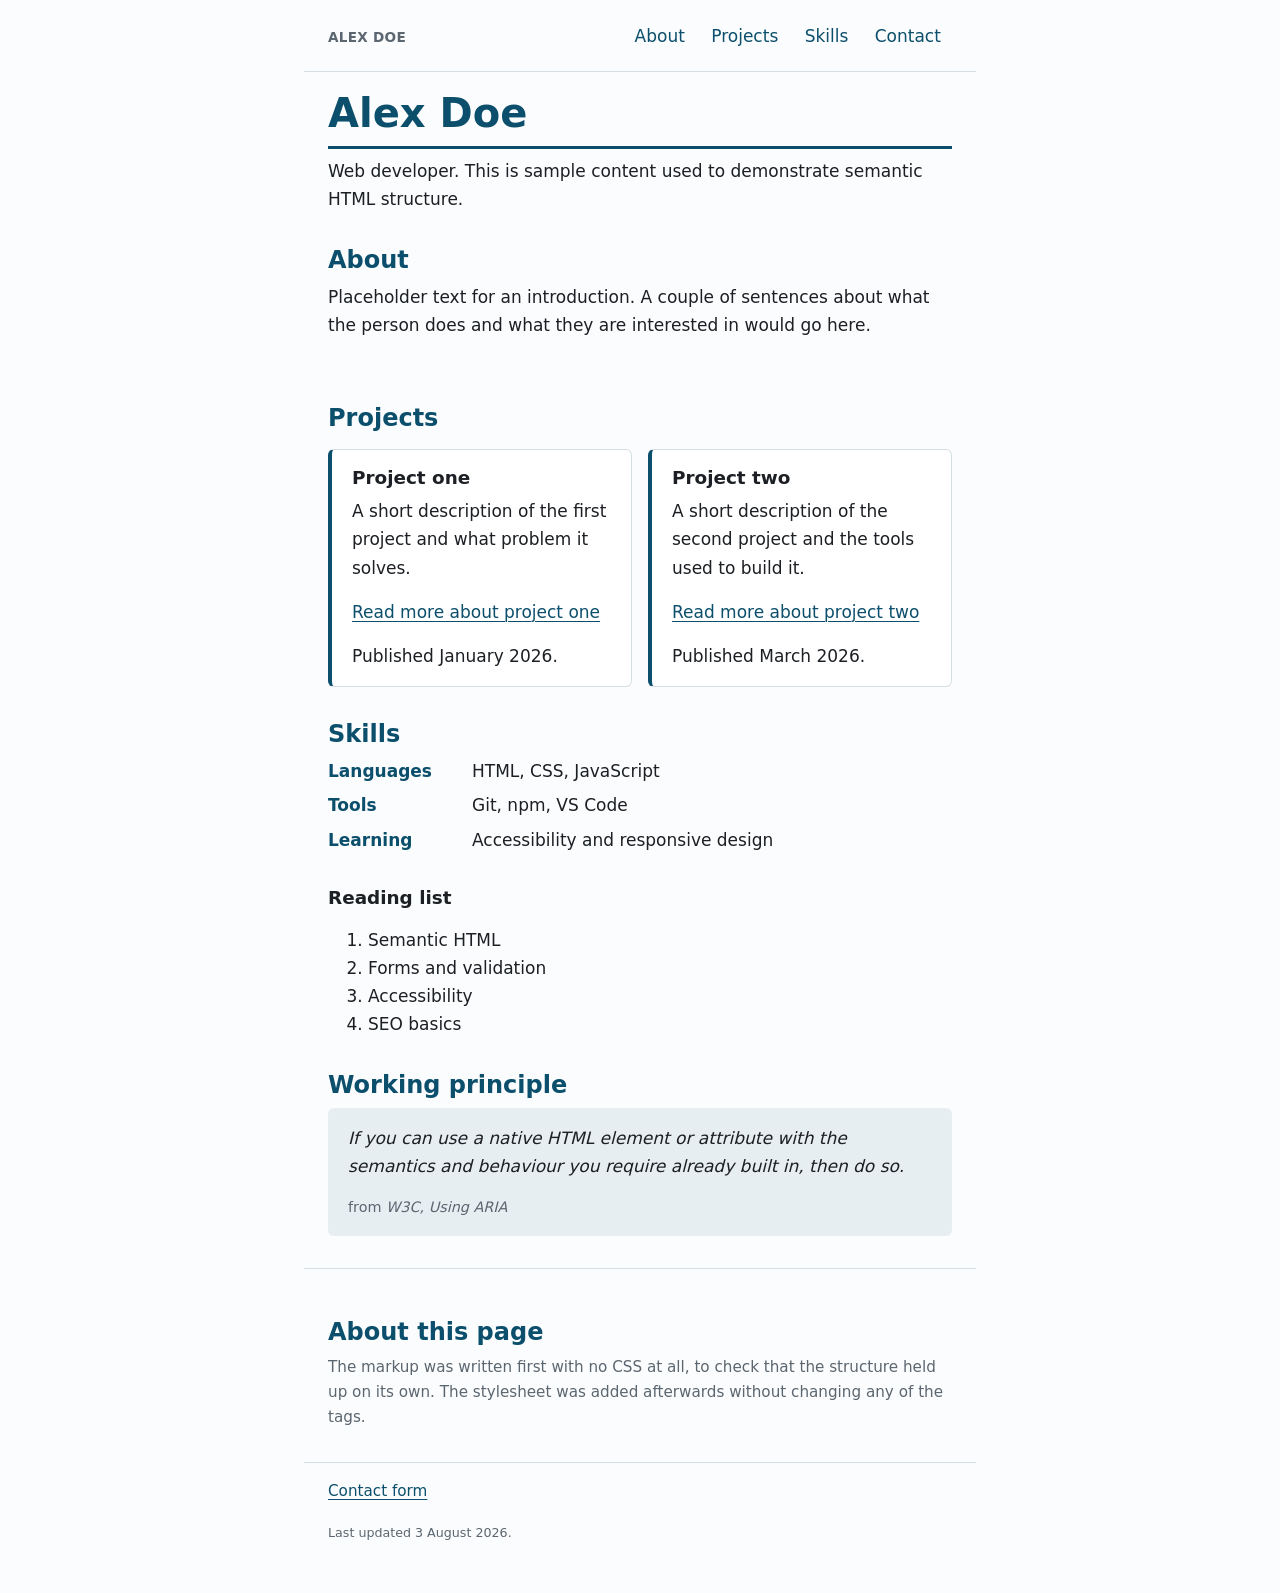
<file: 02-html/project-devcard/index.html>
<!doctype html>
<html lang="en">
<head>
  <meta charset="utf-8">
  <meta name="viewport" content="width=device-width, initial-scale=1">

  <title>Profile page</title>
  <meta name="description"
        content="A sample profile page built with semantic HTML only, no CSS and no JavaScript.">
  <link rel="canonical" href="https://example.com/">
  <link rel="stylesheet" href="style.css">

  <!-- Controls the preview card when the link is shared. -->
  <meta property="og:type" content="profile">
  <meta property="og:title" content="Profile page">
  <meta property="og:description" content="A sample profile page built with semantic HTML.">
  <meta property="og:url" content="https://example.com/">

  <!-- Structured data: tells search engines the page describes a person. -->
  <script type="application/ld+json">
  {
    "@context": "https://schema.org",
    "@type": "Person",
    "name": "Alex Doe",
    "jobTitle": "Web Developer",
    "url": "https://example.com/",
    "knowsAbout": ["HTML", "CSS", "JavaScript"]
  }
  </script>
</head>

<body>
  <!-- First focusable element on the page, so keyboard users can jump the nav. -->
  <a href="#main">Skip to main content</a>

  <header>
    <p><strong>Alex Doe</strong></p>

    <nav aria-label="Primary">
      <ul>
        <li><a href="#about">About</a></li>
        <li><a href="#projects">Projects</a></li>
        <li><a href="#skills">Skills</a></li>
        <li><a href="contact.html">Contact</a></li>
      </ul>
    </nav>
  </header>

  <!-- Only one <main> is allowed per page. -->
  <main id="main">
    <h1>Alex Doe</h1>
    <p>Web developer. This is sample content used to demonstrate semantic HTML
      structure.</p>

    <!-- Each section is named by its own heading, so it shows up as a labelled
         region that a screen reader can jump to. -->
    <section id="about" aria-labelledby="about-heading">
      <h2 id="about-heading">About</h2>
      <p>Placeholder text for an introduction. A couple of sentences about what
        the person does and what they are interested in would go here.</p>
    </section>

    <section id="projects" aria-labelledby="projects-heading">
      <h2 id="projects-heading">Projects</h2>

      <!-- <article> because each project stands on its own. -->
      <article aria-labelledby="p-one">
        <h3 id="p-one">Project one</h3>
        <p>A short description of the first project and what problem it solves.</p>
        <p><a href="https://example.com/project-one">Read more about project one</a></p>
        <p>Published <time datetime="2026-01">January 2026</time>.</p>
      </article>

      <article aria-labelledby="p-two">
        <h3 id="p-two">Project two</h3>
        <p>A short description of the second project and the tools used to build it.</p>
        <p><a href="https://example.com/project-two">Read more about project two</a></p>
        <p>Published <time datetime="2026-03">March 2026</time>.</p>
      </article>
    </section>

    <section id="skills" aria-labelledby="skills-heading">
      <h2 id="skills-heading">Skills</h2>

      <!-- A description list is the right structure for name and value pairs. -->
      <dl>
        <dt>Languages</dt>
        <dd>HTML, CSS, JavaScript</dd>

        <dt>Tools</dt>
        <dd>Git, npm, VS Code</dd>

        <dt>Learning</dt>
        <dd>Accessibility and responsive design</dd>
      </dl>

      <h3>Reading list</h3>
      <ol>
        <li>Semantic HTML</li>
        <li>Forms and validation</li>
        <li>Accessibility</li>
        <li>SEO basics</li>
      </ol>
    </section>

    <section aria-labelledby="quote-heading">
      <h2 id="quote-heading">Working principle</h2>
      <blockquote cite="https://www.w3.org/TR/using-aria/">
        <p>If you can use a native HTML element or attribute with the semantics and
          behaviour you require already built in, then do so.</p>
        <footer>from <cite>W3C, Using ARIA</cite></footer>
      </blockquote>
    </section>
  </main>

  <!-- Content that is related but not part of the main topic. -->
  <aside aria-labelledby="colophon-heading">
    <h2 id="colophon-heading">About this page</h2>
    <p>The markup was written first with no CSS at all, to check that the structure
      held up on its own. The stylesheet was added afterwards without changing any
      of the tags.</p>
  </aside>

  <footer>
    <p><a href="contact.html">Contact form</a></p>
    <p><small>Last updated <time datetime="2026-08-03">3 August 2026</time>.</small></p>
  </footer>
</body>
</html>
</file>
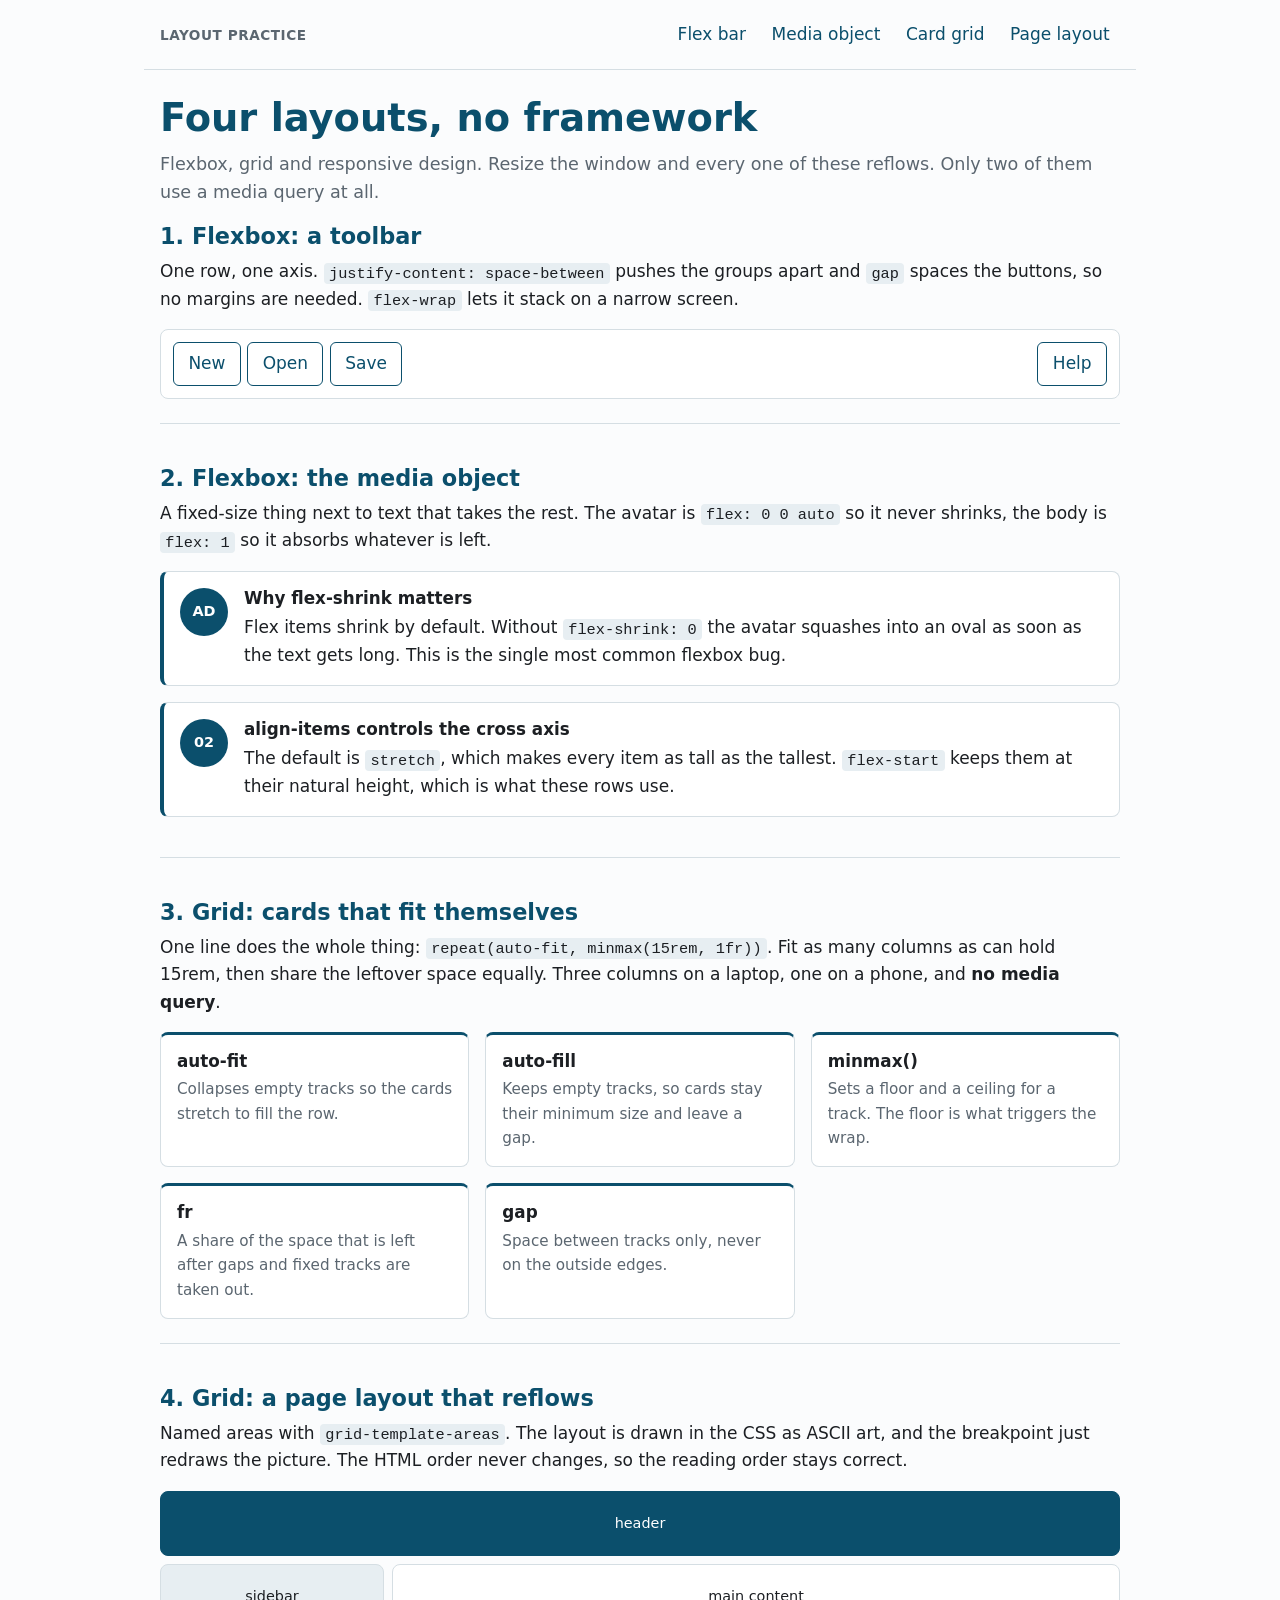
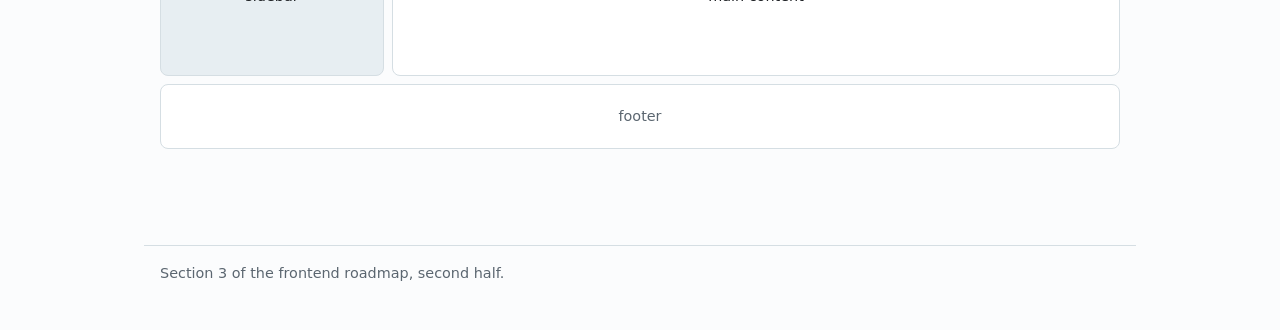
<file: 03-css/layout-practice/index.html>
<!doctype html>
<html lang="en">
<head>
  <meta charset="utf-8">
  <meta name="viewport" content="width=device-width, initial-scale=1">
  <title>Layout practice</title>
  <meta name="description" content="Flexbox, grid and responsive design practice. Four layouts, no framework.">
  <link rel="stylesheet" href="layouts.css">
</head>

<body>
  <a class="skip" href="#main">Skip to main content</a>

  <!-- Demo 1: flexbox for a page header. -->
  <header class="site-header">
    <p class="brand">Layout practice</p>
    <nav aria-label="Primary">
      <ul>
        <li><a href="#flex-bar">Flex bar</a></li>
        <li><a href="#flex-media">Media object</a></li>
        <li><a href="#grid-cards">Card grid</a></li>
        <li><a href="#grid-areas">Page layout</a></li>
      </ul>
    </nav>
  </header>

  <main id="main">
    <h1>Four layouts, no framework</h1>
    <p class="lead">Flexbox, grid and responsive design. Resize the window and
      every one of these reflows. Only two of them use a media query at all.</p>

    <section id="flex-bar" aria-labelledby="flex-bar-h">
      <h2 id="flex-bar-h">1. Flexbox: a toolbar</h2>
      <p>One row, one axis. <code>justify-content: space-between</code> pushes the
        groups apart and <code>gap</code> spaces the buttons, so no margins are
        needed. <code>flex-wrap</code> lets it stack on a narrow screen.</p>

      <div class="toolbar">
        <div class="toolbar-group">
          <button type="button">New</button>
          <button type="button">Open</button>
          <button type="button">Save</button>
        </div>
        <div class="toolbar-group">
          <button type="button">Help</button>
        </div>
      </div>
    </section>

    <section id="flex-media" aria-labelledby="flex-media-h">
      <h2 id="flex-media-h">2. Flexbox: the media object</h2>
      <p>A fixed-size thing next to text that takes the rest. The avatar is
        <code>flex: 0 0 auto</code> so it never shrinks, the body is
        <code>flex: 1</code> so it absorbs whatever is left.</p>

      <div class="media">
        <div class="avatar" aria-hidden="true">AD</div>
        <div class="media-body">
          <h3>Why flex-shrink matters</h3>
          <p>Flex items shrink by default. Without <code>flex-shrink: 0</code> the
            avatar squashes into an oval as soon as the text gets long. This is
            the single most common flexbox bug.</p>
        </div>
      </div>

      <div class="media">
        <div class="avatar" aria-hidden="true">02</div>
        <div class="media-body">
          <h3>align-items controls the cross axis</h3>
          <p>The default is <code>stretch</code>, which makes every item as tall
            as the tallest. <code>flex-start</code> keeps them at their natural
            height, which is what these rows use.</p>
        </div>
      </div>
    </section>

    <section id="grid-cards" aria-labelledby="grid-cards-h">
      <h2 id="grid-cards-h">3. Grid: cards that fit themselves</h2>
      <p>One line does the whole thing:
        <code>repeat(auto-fit, minmax(15rem, 1fr))</code>. Fit as many columns as
        can hold 15rem, then share the leftover space equally. Three columns on a
        laptop, one on a phone, and <strong>no media query</strong>.</p>

      <ul class="card-grid">
        <li class="card">
          <h3>auto-fit</h3>
          <p>Collapses empty tracks so the cards stretch to fill the row.</p>
        </li>
        <li class="card">
          <h3>auto-fill</h3>
          <p>Keeps empty tracks, so cards stay their minimum size and leave a gap.</p>
        </li>
        <li class="card">
          <h3>minmax()</h3>
          <p>Sets a floor and a ceiling for a track. The floor is what triggers
            the wrap.</p>
        </li>
        <li class="card">
          <h3>fr</h3>
          <p>A share of the space that is left after gaps and fixed tracks are
            taken out.</p>
        </li>
        <li class="card">
          <h3>gap</h3>
          <p>Space between tracks only, never on the outside edges.</p>
        </li>
      </ul>
    </section>

    <section id="grid-areas" aria-labelledby="grid-areas-h">
      <h2 id="grid-areas-h">4. Grid: a page layout that reflows</h2>
      <p>Named areas with <code>grid-template-areas</code>. The layout is drawn in
        the CSS as ASCII art, and the breakpoint just redraws the picture. The
        HTML order never changes, so the reading order stays correct.</p>

      <div class="page-demo">
        <div class="pd-head">header</div>
        <div class="pd-side">sidebar</div>
        <div class="pd-main">main content</div>
        <div class="pd-foot">footer</div>
      </div>
    </section>
  </main>

  <footer class="site-footer">
    <p>Section 3 of the frontend roadmap, second half.</p>
  </footer>
</body>
</html>
</file>
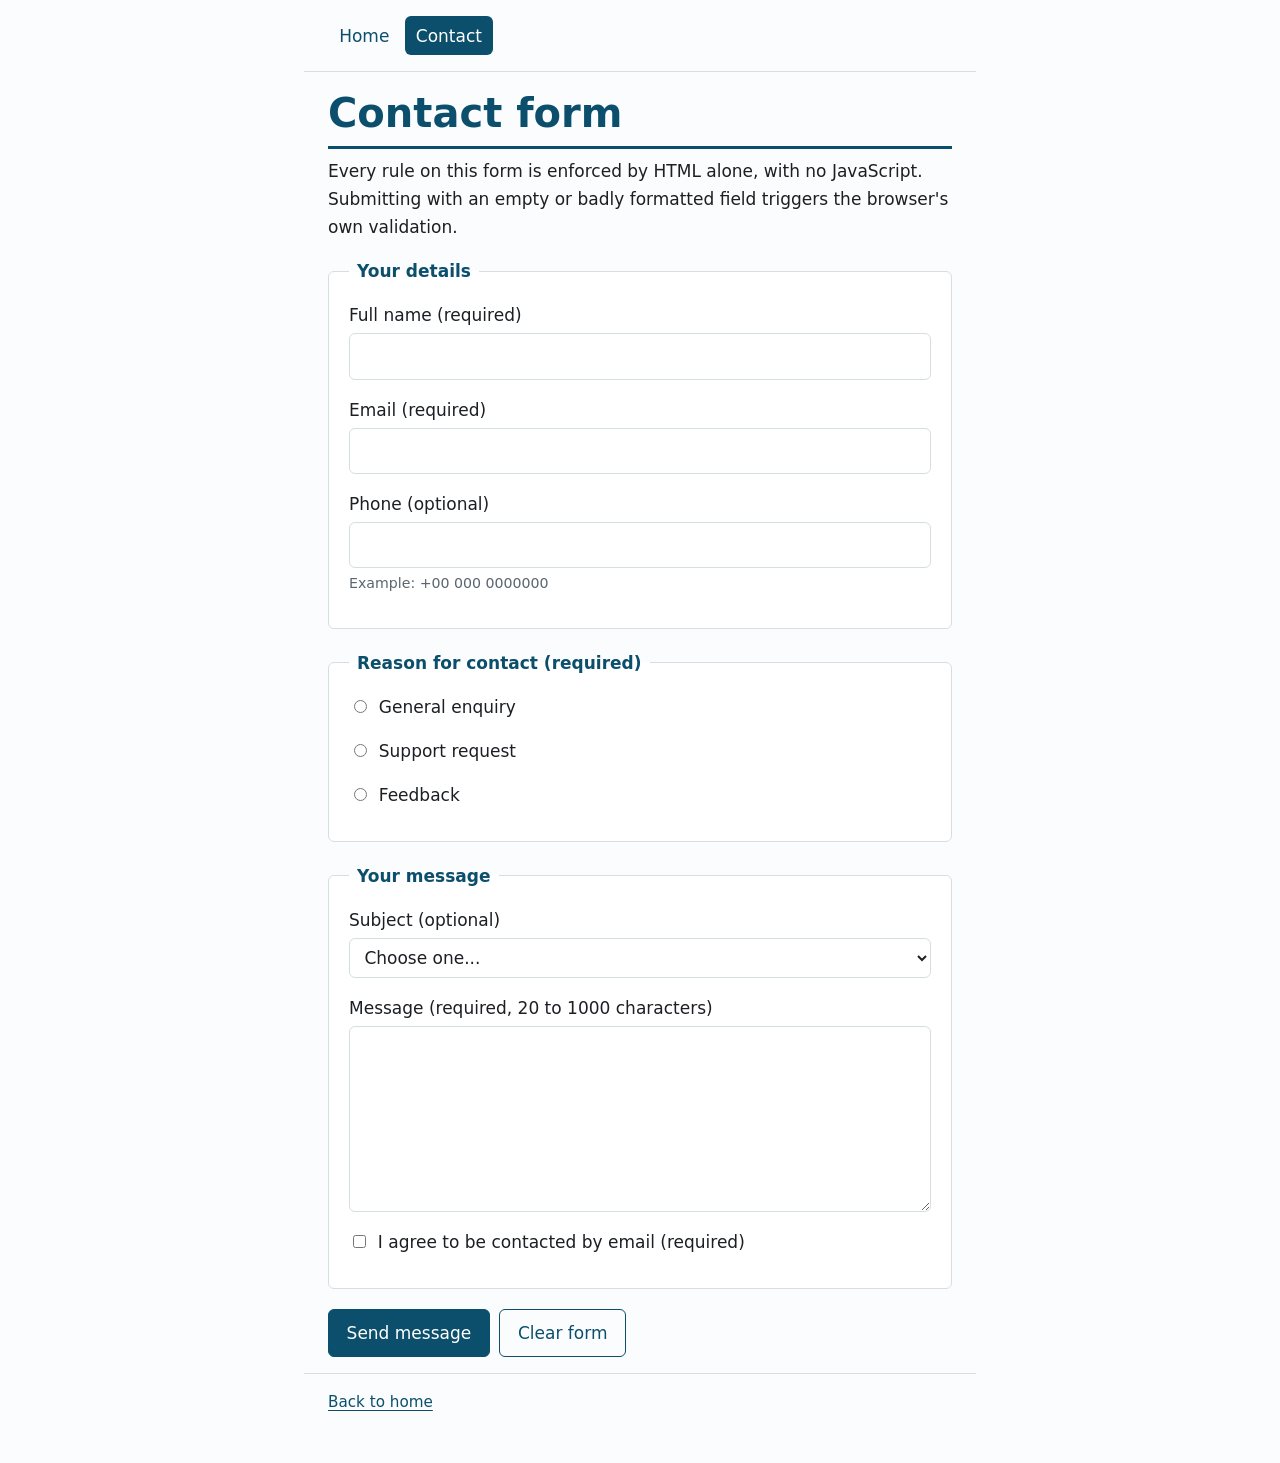
<file: 02-html/project-devcard/contact.html>
<!doctype html>
<html lang="en">
<head>
  <meta charset="utf-8">
  <meta name="viewport" content="width=device-width, initial-scale=1">
  <title>Contact form</title>
  <meta name="description" content="A contact form built with HTML only. All validation is done with native HTML attributes, no JavaScript.">
  <link rel="stylesheet" href="style.css">
</head>

<body>
  <a href="#main">Skip to main content</a>

  <header>
    <nav aria-label="Primary">
      <ul>
        <li><a href="index.html">Home</a></li>
        <li><a href="contact.html" aria-current="page">Contact</a></li>
      </ul>
    </nav>
  </header>

  <main id="main">
    <h1>Contact form</h1>
    <p>Every rule on this form is enforced by HTML alone, with no JavaScript.
      Submitting with an empty or badly formatted field triggers the browser's own
      validation.</p>

    <form action="https://httpbin.org/post" method="post">

      <fieldset>
        <legend>Your details</legend>

        <p>
          <label for="name">Full name (required)</label><br>
          <input type="text" id="name" name="name"
                 required minlength="2" maxlength="80" autocomplete="name">
        </p>

        <p>
          <label for="email">Email (required)</label><br>
          <input type="email" id="email" name="email"
                 required autocomplete="email">
        </p>

        <p>
          <!-- type="tel" not type="number": number strips leading zeros
               and rejects the + sign. -->
          <label for="phone">Phone (optional)</label><br>
          <input type="tel" id="phone" name="phone"
                 inputmode="tel" autocomplete="tel"
                 pattern="[0-9+\s\-]{7,20}"
                 title="Digits, spaces, + and - only"
                 aria-describedby="phone-hint">
          <span id="phone-hint"><small>Example: +00 000 0000000</small></span>
        </p>
      </fieldset>

      <!-- The legend is what tells a screen reader user what this group of
           radio buttons is for. -->
      <fieldset>
        <legend>Reason for contact (required)</legend>

        <p>
          <input type="radio" id="reason-general" name="reason" value="general" required>
          <label for="reason-general">General enquiry</label>
        </p>
        <p>
          <input type="radio" id="reason-support" name="reason" value="support">
          <label for="reason-support">Support request</label>
        </p>
        <p>
          <input type="radio" id="reason-feedback" name="reason" value="feedback">
          <label for="reason-feedback">Feedback</label>
        </p>
      </fieldset>

      <fieldset>
        <legend>Your message</legend>

        <p>
          <label for="subject">Subject (optional)</label><br>
          <select id="subject" name="subject">
            <option value="">Choose one...</option>
            <option value="product">Product</option>
            <option value="billing">Billing</option>
            <option value="other">Other</option>
          </select>
        </p>

        <p>
          <label for="message">Message (required, 20 to 1000 characters)</label><br>
          <textarea id="message" name="message" rows="6" cols="50"
                    required minlength="20" maxlength="1000"></textarea>
        </p>

        <p>
          <input type="checkbox" id="consent" name="consent" value="yes" required>
          <label for="consent">I agree to be contacted by email (required)</label>
        </p>
      </fieldset>

      <p>
        <button type="submit">Send message</button>
        <button type="reset">Clear form</button>
      </p>
    </form>
  </main>

  <footer>
    <p><a href="index.html">Back to home</a></p>
  </footer>
</body>
</html>
</file>
<file: 02-html/project-devcard/style.css>
/* ==========================================================================
   Stylesheet for the DevCard pages.

   Section 3 of the roadmap, both halves.
   First half: selectors, the cascade, the box model, units, colour, typography.
   Second half: flexbox, grid and responsive design, added on top.

   Written mobile first: the base rules are the phone layout, and media queries
   only ever add to them going up. The HTML was never restructured, the only
   change to the markup was adding the <link> tag in <head>.
   ========================================================================== */


/* --------------------------------------------------------------------------
   1. Custom properties

   Declared on :root so every element inherits them. One place to change a
   colour instead of hunting through the file.
   -------------------------------------------------------------------------- */

:root {
  --ink:        #1c1f23;   /* body text */
  --ink-soft:   #5b6670;   /* secondary text */
  --accent:     #0b4f6c;   /* headings and links */
  --accent-dim: #e7eef2;   /* tinted backgrounds */
  --line:       #d5dee3;   /* borders and rules */
  --page:       #fbfcfd;
  --card:       #ffffff;

  --space:      1rem;
  --radius:     6px;
}


/* --------------------------------------------------------------------------
   2. Box model reset

   By default width means the CONTENT width, so padding and border get added
   on top and boxes end up wider than the number you wrote. border-box makes
   width mean the whole visible box. Applied to everything through the
   universal selector plus both pseudo-elements.
   -------------------------------------------------------------------------- */

*,
*::before,
*::after {
  box-sizing: border-box;
}

body {
  margin: 0;                    /* browsers ship with a default 8px margin */
}


/* --------------------------------------------------------------------------
   3. Typography

   Font properties are inherited, so setting them once on body covers almost
   everything. Form controls are the exception, they do not inherit fonts,
   which is handled further down.

   rem is used for sizes because it is relative to the root font size and
   respects the user's browser setting. px would ignore it.
   -------------------------------------------------------------------------- */

body {
  font-family: "Segoe UI", system-ui, -apple-system, Arial, sans-serif;
  font-size: 1.0625rem;         /* 17px at the default root size */
  line-height: 1.65;            /* unitless, so children scale from their own size */
  color: var(--ink);
  background-color: var(--page);
}

/* The <main> is a plain block, so auto side margins centre it and max-width
   caps the line length. Around 70 characters per line is comfortable to read. */
main,
header,
aside,
body > footer {
  max-width: 42rem;
  margin-left: auto;
  margin-right: auto;
  padding-left: var(--space);
  padding-right: var(--space);
}

h1, h2, h3 {
  color: var(--accent);
  line-height: 1.25;
  margin-top: 2rem;
  margin-bottom: 0.5rem;
}

/* clamp(minimum, preferred, maximum). The middle value scales with the
   viewport, so the heading grows smoothly between phone and desktop instead of
   jumping at a breakpoint. No media query needed. */
h1 {
  font-size: clamp(1.75rem, 1.2rem + 2.5vw, 2.5rem);
  margin-top: 1rem;
  padding-bottom: 0.5rem;
  border-bottom: 3px solid var(--accent);
}

h2 { font-size: 1.5rem; }
h3 { font-size: 1.15rem; color: var(--ink); }

p {
  margin-top: 0;
  margin-bottom: var(--space);
}

small {
  color: var(--ink-soft);
}


/* --------------------------------------------------------------------------
   4. Links

   Order matters here because all four have the same specificity, so the last
   matching rule wins. LVHA: link, visited, hover, active.
   -------------------------------------------------------------------------- */

a {
  color: var(--accent);
  text-decoration-thickness: 1px;
  text-underline-offset: 3px;
}

a:hover {
  background-color: var(--accent-dim);
}

/* :focus-visible only shows the ring for keyboard users, not on mouse clicks.
   Never remove the outline without putting something back. */
a:focus-visible,
button:focus-visible,
input:focus-visible,
select:focus-visible,
textarea:focus-visible {
  outline: 3px solid var(--accent);
  outline-offset: 2px;
}

/* The skip link is pulled off screen and comes back only when focused.
   display: none would remove it from the tab order entirely. */
body > a[href="#main"] {
  position: absolute;
  left: -9999px;
}

body > a[href="#main"]:focus {
  position: static;
  display: inline-block;
  margin: var(--space);
  padding: 0.5rem 1rem;
  background-color: var(--accent);
  color: #fff;
  border-radius: var(--radius);
}


/* --------------------------------------------------------------------------
   5. Header and navigation

   No flexbox yet. display: inline-block turns each list item into a box that
   sits on the same line but still accepts padding and margins.
   -------------------------------------------------------------------------- */

header {
  padding-top: var(--space);
  padding-bottom: var(--space);
  border-bottom: 1px solid var(--line);
}

header > p {
  margin-bottom: 0.5rem;
  letter-spacing: 0.02em;
  text-transform: uppercase;
  font-size: 0.85rem;
  color: var(--ink-soft);
}

/* Flexbox replaces the inline-block version from the first half.
   flex-wrap lets the items drop to a second line on a narrow phone instead of
   overflowing, and gap handles the spacing so no margins are needed. */
nav ul {
  list-style: none;
  margin: 0;
  padding: 0;
  display: flex;
  flex-wrap: wrap;
  gap: 0.25rem;
}

nav a {
  display: inline-block;
  padding: 0.35rem 0.7rem;
  border-radius: var(--radius);
  text-decoration: none;
}

nav a:hover {
  background-color: var(--accent-dim);
}

/* Attribute selector. aria-current="page" is already in the HTML for
   accessibility, so it can be styled directly without adding a class. */
nav a[aria-current="page"] {
  background-color: var(--accent);
  color: #fff;
}


/* --------------------------------------------------------------------------
   6. Sections, articles and quotes
   -------------------------------------------------------------------------- */

section {
  margin-bottom: 2rem;
}

/* Grid for any section that directly contains articles, matched with :has()
   so no class had to be added to the HTML.

   auto-fit + minmax is the whole responsive pattern in one line: fit as many
   columns as will hold at least 18rem, and let them share the leftover space.
   One column on a phone, two on a laptop, with no media query involved. */
section:has(> article) {
  display: grid;
  grid-template-columns: repeat(auto-fit, minmax(18rem, 1fr));
  gap: var(--space);
  align-items: start;
}

/* The heading is a grid item too, so it has to be told to span every column.
   1 / -1 means from the first line to the last, whatever the column count. */
section:has(> article) > h2 {
  grid-column: 1 / -1;
  margin-bottom: 0;
}

article {
  background-color: var(--card);
  border: 1px solid var(--line);
  border-left: 4px solid var(--accent);
  border-radius: var(--radius);
  padding: var(--space) 1.25rem;
  /* No margin-bottom: the grid gap already handles the spacing. Leaving it in
     would double up on the gap. */
}

article h3 {
  margin-top: 0;
}

/* Collapses the gap left by the last paragraph inside a padded box. */
article p:last-child {
  margin-bottom: 0;
}

blockquote {
  margin: 0;
  padding: var(--space) 1.25rem;
  background-color: var(--accent-dim);
  border-radius: var(--radius);
  font-style: italic;
}

blockquote footer {
  font-style: normal;
  font-size: 0.9rem;
  color: var(--ink-soft);
}

/* Description list: the term is the label, the definition is the value. */
dl {
  margin: 0 0 var(--space);
}

dt {
  font-weight: 600;
  color: var(--accent);
  margin-top: 0.75rem;
}

dd {
  margin-left: 0;
  padding-left: 0.9rem;
  border-left: 2px solid var(--line);
}

aside {
  margin-top: 2rem;
  padding-top: var(--space);
  padding-bottom: var(--space);
  border-top: 1px solid var(--line);
  color: var(--ink-soft);
  font-size: 0.95rem;
}

body > footer {
  padding-top: var(--space);
  padding-bottom: 2rem;
  border-top: 1px solid var(--line);
  font-size: 0.95rem;
}


/* --------------------------------------------------------------------------
   7. Forms

   Form controls do not inherit font settings from body, they use the
   operating system font instead, so it has to be set explicitly.
   -------------------------------------------------------------------------- */

input,
select,
textarea,
button {
  font: inherit;
  color: inherit;
}

fieldset {
  border: 1px solid var(--line);
  border-radius: var(--radius);
  padding: var(--space) 1.25rem;
  margin: 0 0 1.25rem;
  background-color: var(--card);
}

legend {
  padding: 0 0.5rem;
  font-weight: 600;
  color: var(--accent);
}

label {
  display: inline-block;        /* gives the label its own line and spacing */
  margin-bottom: 0.25rem;
}

input[type="text"],
input[type="email"],
input[type="tel"],
select,
textarea {
  display: block;
  width: 100%;
  padding: 0.5rem 0.65rem;
  border: 1px solid var(--line);
  border-radius: var(--radius);
  background-color: #fff;
}

textarea {
  resize: vertical;             /* stops users dragging it wider than the page */
  min-height: 8rem;
}

/* Checkboxes and radios stay inline with their label. */
input[type="checkbox"],
input[type="radio"] {
  margin-right: 0.4rem;
}

input[type="checkbox"] + label,
input[type="radio"] + label {
  display: inline;
  font-weight: normal;
}

/* :user-invalid only matches after the user has interacted with the field or
   tried to submit. Plain :invalid would turn empty required fields red before
   anyone has typed a character. */
input:user-invalid,
textarea:user-invalid {
  border-color: #b3261e;
  background-color: #fdf3f2;
}

button {
  padding: 0.55rem 1.1rem;
  border: 1px solid var(--accent);
  border-radius: var(--radius);
  background-color: var(--accent);
  color: #fff;
  cursor: pointer;
}

button:hover {
  background-color: #093d54;
}

button[type="reset"] {
  background-color: transparent;
  color: var(--accent);
}

button[type="reset"]:hover {
  background-color: var(--accent-dim);
}

/* The two buttons sit in one <p>. Flexbox puts them in a row with a real gap,
   and wrap means they stack rather than overflow on a narrow screen. */
form > p:last-of-type {
  display: flex;
  flex-wrap: wrap;
  gap: 0.6rem;
}


/* --------------------------------------------------------------------------
   8. Responsive design

   Everything above is the phone layout. These rules only add to it going up,
   which is what "mobile first" means in practice: min-width queries, never
   max-width. Breakpoints are in em so they respond to the user's font size,
   and they were chosen where the layout actually broke, not from device sizes.
   -------------------------------------------------------------------------- */

/* From roughly 40em (640px): more breathing room, and the description list
   becomes two columns of term and value instead of stacked. */
@media (min-width: 40em) {
  main,
  header,
  aside,
  body > footer {
    padding-left: 1.5rem;
    padding-right: 1.5rem;
  }

  dl {
    display: grid;
    grid-template-columns: 8rem 1fr;
    gap: 0.4rem 1rem;
    align-items: baseline;
  }

  dt { margin-top: 0; }

  dd {
    padding-left: 0;
    border-left: 0;
  }
}

/* From 60em (960px) the header can put the name and the nav on one line.
   justify-content: space-between pushes them to opposite ends. */
@media (min-width: 60em) {
  header {
    display: flex;
    flex-wrap: wrap;
    align-items: baseline;
    justify-content: space-between;
    gap: var(--space);
  }

  header > p { margin-bottom: 0; }
}

/* Respect the operating system setting. Some people get motion sickness from
   animation, and this is the switch they use to say so. */
@media (prefers-reduced-motion: no-preference) {
  a,
  button {
    transition: background-color 150ms ease, color 150ms ease;
  }
}

/* Printing is a real medium. Backgrounds waste ink and links are useless on
   paper unless the URL is printed next to them. */
@media print {
  body {
    background: #fff;
    color: #000;
  }

  nav,
  body > a[href="#main"] {
    display: none;
  }

  a[href^="http"]::after {
    content: " (" attr(href) ")";
    font-size: 0.85em;
  }
}
</file>
<file: 03-css/layout-practice/layouts.css>
/* ==========================================================================
   Layout practice: flexbox, grid and responsive design.
   Section 3 of the roadmap, second half.

   Mobile first. Every base rule is the phone layout and the media queries only
   add to it going up. There are exactly two media queries in this file, both
   min-width, and neither one is needed for the card grid.
   ========================================================================== */

:root {
  --ink:       #1c1f23;
  --ink-soft:  #5b6670;
  --accent:    #0b4f6c;
  --tint:      #e7eef2;
  --line:      #d5dee3;
  --page:      #fbfcfd;
  --card:      #ffffff;
  --space:     1rem;
  --radius:    8px;
}

*, *::before, *::after { box-sizing: border-box; }

body {
  margin: 0;
  font-family: "Segoe UI", system-ui, -apple-system, Arial, sans-serif;
  font-size: 1.0625rem;
  line-height: 1.6;
  color: var(--ink);
  background: var(--page);
}

h1, h2, h3 { color: var(--accent); line-height: 1.25; }
h1 { font-size: clamp(1.6rem, 1.1rem + 2.4vw, 2.4rem); margin: 0 0 0.5rem; }
h2 { font-size: 1.4rem; margin: 0 0 0.5rem; }
h3 { font-size: 1.05rem; color: var(--ink); margin: 0 0 0.35rem; }

p { margin: 0 0 var(--space); }

code {
  font-family: Consolas, "SF Mono", monospace;
  font-size: 0.9em;
  background: var(--tint);
  padding: 0.1em 0.35em;
  border-radius: 4px;

  /* A block cannot shrink below its min-content width, which is the width of
     its longest unbreakable string. A snippet like
     "repeat(auto-fit, minmax(15rem, 1fr))" has no spaces to break at, so on a
     narrow phone it can push the page wider than the viewport and cause
     sideways scrolling. This allows a break inside the word, which fixes it at
     the source rather than hiding it with overflow-x. */
  overflow-wrap: break-word;
}

button {
  font: inherit;
  padding: 0.45rem 0.9rem;
  border: 1px solid var(--accent);
  border-radius: 6px;
  background: var(--card);
  color: var(--accent);
  cursor: pointer;
}

button:hover { background: var(--tint); }

a { color: var(--accent); }

:focus-visible {
  outline: 3px solid var(--accent);
  outline-offset: 2px;
}

.skip {
  position: absolute;
  left: -9999px;
}

.skip:focus {
  position: static;
  display: inline-block;
  margin: var(--space);
  padding: 0.5rem 1rem;
  background: var(--accent);
  color: #fff;
  border-radius: 6px;
}


/* --------------------------------------------------------------------------
   Page shell
   -------------------------------------------------------------------------- */

.site-header,
main,
.site-footer {
  max-width: 62rem;
  margin-inline: auto;          /* logical property: left and right in one go */
  padding-inline: var(--space);
}

.site-header {
  padding-block: var(--space);
  border-bottom: 1px solid var(--line);
}

.brand {
  margin: 0 0 0.5rem;
  font-weight: 600;
  text-transform: uppercase;
  letter-spacing: 0.04em;
  font-size: 0.85rem;
  color: var(--ink-soft);
}

.site-header nav ul {
  list-style: none;
  margin: 0;
  padding: 0;
  display: flex;
  flex-wrap: wrap;
  gap: 0.3rem;
}

.site-header nav a {
  display: inline-block;
  padding: 0.3rem 0.65rem;
  border-radius: 6px;
  text-decoration: none;
}

.site-header nav a:hover { background: var(--tint); }

.lead {
  font-size: 1.1rem;
  color: var(--ink-soft);
}

main { padding-block: 1.5rem 2rem; }

section {
  margin-bottom: 2.5rem;
  padding-bottom: 1.5rem;
  border-bottom: 1px solid var(--line);
}

section:last-of-type { border-bottom: 0; }

.site-footer {
  padding-block: var(--space) 2rem;
  border-top: 1px solid var(--line);
  color: var(--ink-soft);
  font-size: 0.9rem;
}


/* --------------------------------------------------------------------------
   1. Flexbox toolbar

   One main axis. space-between pushes the first group left and the last group
   right, with all the free space dumped between them.
   -------------------------------------------------------------------------- */

.toolbar {
  display: flex;
  flex-wrap: wrap;
  justify-content: space-between;
  align-items: center;
  gap: 0.6rem;
  padding: 0.75rem;
  background: var(--card);
  border: 1px solid var(--line);
  border-radius: var(--radius);
}

.toolbar-group {
  display: flex;
  flex-wrap: wrap;
  gap: 0.4rem;
}


/* --------------------------------------------------------------------------
   2. The media object

   The oldest layout pattern on the web and still the clearest demonstration of
   flex-grow, flex-shrink and flex-basis.
   -------------------------------------------------------------------------- */

.media {
  display: flex;
  align-items: flex-start;      /* without this both items stretch to full height */
  gap: var(--space);
  padding: var(--space);
  margin-bottom: var(--space);
  background: var(--card);
  border: 1px solid var(--line);
  border-left: 4px solid var(--accent);
  border-radius: var(--radius);
}

/* flex: 0 0 auto is shorthand for grow 0, shrink 0, basis auto.
   The shrink 0 is the important part: flex items shrink by default, and
   without it this circle squashes into an oval as the text grows. */
.avatar {
  flex: 0 0 auto;
  width: 3rem;
  height: 3rem;
  border-radius: 50%;
  background: var(--accent);
  color: #fff;
  font-weight: 600;
  font-size: 0.9rem;

  /* Centring one thing inside another: three lines with flexbox. */
  display: flex;
  align-items: center;
  justify-content: center;
}

/* flex: 1 is grow 1, shrink 1, basis 0. Take everything that is left.
   min-width: 0 overrides the automatic minimum size of a flex item, which is
   otherwise the width of its longest word and will cause overflow. */
.media-body {
  flex: 1;
  min-width: 0;
}

.media-body p:last-child { margin-bottom: 0; }


/* --------------------------------------------------------------------------
   3. Grid card layout

   The responsive part is auto-fit + minmax, not a media query. The browser
   works out the column count from the available width on its own.
   -------------------------------------------------------------------------- */

.card-grid {
  list-style: none;
  margin: 0;
  padding: 0;
  display: grid;
  grid-template-columns: repeat(auto-fit, minmax(15rem, 1fr));
  gap: var(--space);
}

.card {
  padding: var(--space);
  background: var(--card);
  border: 1px solid var(--line);
  border-radius: var(--radius);
  border-top: 3px solid var(--accent);
}

.card p {
  margin-bottom: 0;
  color: var(--ink-soft);
  font-size: 0.95rem;
}


/* --------------------------------------------------------------------------
   4. Named grid areas

   The layout is written out as a picture. On a phone it is a single column and
   everything is stacked. The breakpoint below redraws it with a sidebar.
   -------------------------------------------------------------------------- */

.page-demo {
  display: grid;
  gap: 0.5rem;
  grid-template-areas:
    "head"
    "main"
    "side"
    "foot";
  /* Source order in the HTML is header, sidebar, main, footer. On mobile the
     sidebar is placed after the main content visually, which is why grid areas
     need care: the tab order still follows the HTML, not the picture. */
}

.page-demo > div {
  padding: 1.25rem 1rem;
  border-radius: var(--radius);
  text-align: center;
  font-size: 0.9rem;
  border: 1px solid var(--line);
  background: var(--card);
}

/* These are written as .page-demo > .pd-* on purpose.

   Written as plain .pd-head it scores 0,1,0 while the .page-demo > div rule
   above scores 0,1,1, so the generic rule won and the header box kept its white
   background while still taking color: #fff. White text on white: the box
   rendered completely blank. Matching the parent puts these at 0,2,0 so the
   specific rule wins, which is what was intended. */
.page-demo > .pd-head {
  grid-area: head;
  background: var(--accent);
  color: #fff;
  border-color: var(--accent);
}

.page-demo > .pd-side {
  grid-area: side;
  background: var(--tint);
}

.page-demo > .pd-main {
  grid-area: main;
  min-height: 7rem;
}

.page-demo > .pd-foot {
  grid-area: foot;
  color: var(--ink-soft);
}


/* --------------------------------------------------------------------------
   Responsive rules

   Breakpoints in em, so they scale with the user's font size, and chosen where
   the layout actually broke rather than from a list of device widths.
   -------------------------------------------------------------------------- */

/* ~640px: the header can put the brand and the nav on one line. */
@media (min-width: 40em) {
  .site-header {
    display: flex;
    flex-wrap: wrap;
    align-items: baseline;
    justify-content: space-between;
    gap: var(--space);
  }

  .brand { margin-bottom: 0; }
}

/* ~880px: enough width for a real sidebar. The areas are redrawn, and the
   sidebar moves back to the left without a single tag moving in the HTML. */
@media (min-width: 55em) {
  .page-demo {
    grid-template-columns: 14rem 1fr;
    grid-template-areas:
      "head head"
      "side main"
      "foot foot";
  }
}

@media (prefers-reduced-motion: no-preference) {
  a, button { transition: background-color 150ms ease; }
}
</file>
